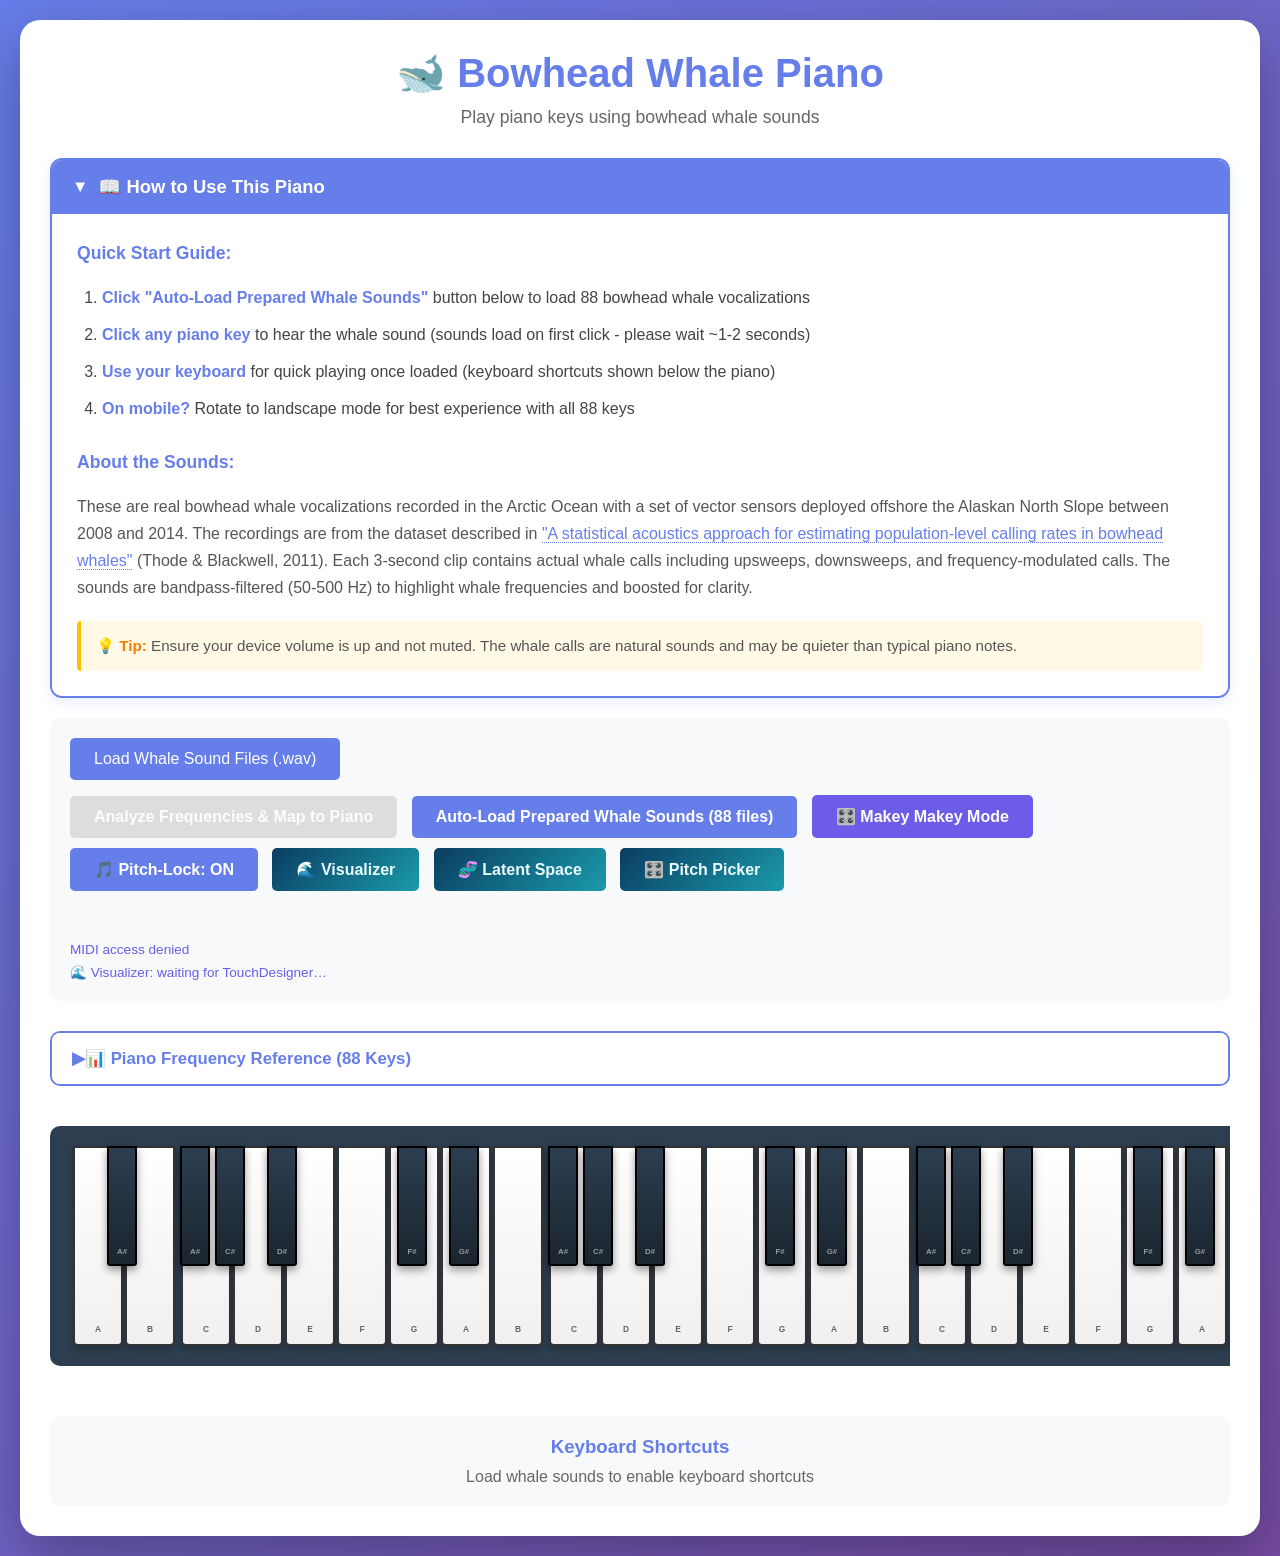
<file: index.html>
<!DOCTYPE html>
<html lang="en">
<head>
    <meta charset="UTF-8">
    <meta name="viewport" content="width=device-width, initial-scale=1.0, maximum-scale=1.0, user-scalable=no">
    <meta name="mobile-web-app-capable" content="yes">
    <meta name="apple-mobile-web-app-capable" content="yes">
    <meta name="apple-mobile-web-app-status-bar-style" content="black-translucent">
    <title>Bowhead Whale Piano</title>
    <link rel="stylesheet" href="styles.css">
</head>
<body>
    <!-- Orientation Prompt for Mobile Portrait Mode -->
    <div class="orientation-prompt">
        <div class="rotate-icon">📱 ↻</div>
        <h2>Please Rotate Your Device</h2>
        <p>For the best experience with all 88 piano keys,<br>please use landscape mode.</p>
    </div>

    <div class="container">
        <header>
            <h1>🐋 Bowhead Whale Piano</h1>
            <p>Play piano keys using bowhead whale sounds</p>
        </header>

        <details class="readme" open>
            <summary>📖 How to Use This Piano</summary>
            <div class="readme-content">
                <h3>Quick Start Guide:</h3>
                <ol>
                    <li><strong>Click "Auto-Load Prepared Whale Sounds"</strong> button below to load 88 bowhead whale vocalizations</li>
                    <li><strong>Click any piano key</strong> to hear the whale sound (sounds load on first click - please wait ~1-2 seconds)</li>
                    <li><strong>Use your keyboard</strong> for quick playing once loaded (keyboard shortcuts shown below the piano)</li>
                    <li><strong>On mobile?</strong> Rotate to landscape mode for best experience with all 88 keys</li>
                </ol>
                
                <h3>About the Sounds:</h3>
                <p>
                    These are real bowhead whale vocalizations recorded in the Arctic Ocean with a set of vector sensors deployed offshore the Alaskan North Slope between 2008 and 2014. 
                    The recordings are from the dataset described in <a href="https://pubs.aip.org/asa/jasa/article/155/3/1969/3270391/A-statistical-acoustics-approach-for-estimating" target="_blank" rel="noopener noreferrer">"A statistical acoustics approach for estimating population-level calling rates in bowhead whales"</a> (Thode & Blackwell, 2011).
                    
                    Each 3-second clip contains actual whale calls including upsweeps, downsweeps, and frequency-modulated calls.
                    The sounds are bandpass-filtered (50-500 Hz) to highlight whale frequencies and boosted for clarity.
                </p>
                
                <p class="tip">
                    💡 <strong>Tip:</strong> Ensure your device volume is up and not muted. The whale calls are natural sounds 
                    and may be quieter than typical piano notes.
                </p>
            </div>
        </details>

        <div class="controls">
            <div class="file-loader">
                <label for="wav-files" class="file-label">
                    Load Whale Sound Files (.wav)
                </label>
                <input type="file" id="wav-files" accept=".wav" multiple>
                <div id="file-count" class="file-count"></div>
            </div>
            
            <button id="analyze-btn" class="btn btn-primary" disabled>
                Analyze Frequencies & Map to Piano
            </button>
            
            <button id="auto-load-btn" class="btn btn-secondary">
                Auto-Load Prepared Whale Sounds (88 files)
            </button>
            
            <button id="test-sound-btn" class="btn btn-test" style="display: none;">
                🔊 Test Sound
            </button>

            <button id="makey-makey-btn" class="btn btn-makey">
                🎛️ Makey Makey Mode
            </button>

            <button id="pitch-lock-btn" class="btn btn-secondary active">
                🎵 Pitch-Lock: ON
            </button>

            <button id="viz-btn" class="btn btn-viz">
                🌊 Visualizer
            </button>

            <a id="latent-link" class="btn btn-viz" href="latent.html"
               style="text-decoration:none; display:inline-block;">
                🧬 Latent Space
            </a>

            <a class="btn btn-viz" href="pitch-picker.html"
               style="text-decoration:none; display:inline-block;">
                🎛️ Pitch Picker
            </a>

            <div id="status" class="status"></div>
            <div id="midi-status" class="midi-status"></div>
            <div id="viz-status" class="midi-status">🌊 Visualizer: waiting for TouchDesigner…</div>
        </div>

        <!-- Optional popup art box: bioluminescent latent-ocean visualizer -->
        <div id="viz-overlay" class="viz-overlay" aria-hidden="true">
            <div class="viz-panel">
                <div class="viz-bar">
                    <span class="viz-title">🌊 Whale Song Visualizer</span>
                    <span class="viz-sub">bioluminescent latent ocean · copepods &amp; krill drift the column · each note lights its embedding node into a jellyfish tendril</span>
                    <span class="viz-spacer"></span>
                    <label class="viz-td"><input type="checkbox" id="td-link-toggle" checked> TouchDesigner link</label>
                    <button id="viz-fullscreen" class="viz-ibtn" title="Fullscreen">⛶</button>
                    <button id="viz-close" class="viz-ibtn" title="Close">✕</button>
                </div>
                <canvas id="viz-canvas" class="viz-canvas"></canvas>
            </div>
        </div>

        <div id="makey-makey-diagram" class="makey-diagram" style="display:none">
            <h3>🎛️ Makey Makey Layout — C Pentatonic (C3–C5)</h3>
            <div class="makey-layout">
                <div class="makey-section">
                    <div class="makey-label">Front Panel</div>
                    <div class="makey-keys">
                        <div class="makey-key"><kbd>↑</kbd><span>G3</span></div>
                        <div class="makey-key"><kbd>←</kbd><span>D3</span></div>
                        <div class="makey-key"><kbd>Space</kbd><span>C3</span></div>
                        <div class="makey-key"><kbd>→</kbd><span>A3</span></div>
                        <div class="makey-key"><kbd>↓</kbd><span>E3</span></div>
                        <div class="makey-key"><kbd>Click</kbd><span>hover a key</span></div>
                    </div>
                </div>
                <div class="makey-section">
                    <div class="makey-label">Back Panel</div>
                    <div class="makey-keys">
                        <div class="makey-key"><kbd>W</kbd><span>C5</span></div>
                        <div class="makey-key"><kbd>A</kbd><span>C4</span></div>
                        <div class="makey-key"><kbd>S</kbd><span>D4</span></div>
                        <div class="makey-key"><kbd>D</kbd><span>E4</span></div>
                        <div class="makey-key"><kbd>F</kbd><span>G4</span></div>
                        <div class="makey-key"><kbd>G</kbd><span>A4</span></div>
                    </div>
                </div>
            </div>
        </div>

        <details class="frequency-reference">
            <summary>📊 Piano Frequency Reference (88 Keys)</summary>
            <div class="frequency-table-container">
                <table class="frequency-table">
                    <thead>
                        <tr>
                            <th>Key#</th>
                            <th>Note</th>
                            <th>Frequency (Hz)</th>
                            <th>Key#</th>
                            <th>Note</th>
                            <th>Frequency (Hz)</th>
                        </tr>
                    </thead>
                    <tbody id="frequency-reference-table">
                        <!-- Populated by JavaScript -->
                    </tbody>
                </table>
            </div>
        </details>

        <div id="frequency-mapping" class="frequency-mapping"></div>

        <div class="piano-container">
            <div id="piano" class="piano"></div>
        </div>

        <div class="keyboard-hints">
            <h3>Keyboard Shortcuts</h3>
            <p>Load whale sounds to enable keyboard shortcuts</p>
        </div>
    </div>

    <script src="app.js"></script>
</body>
</html>
</file>
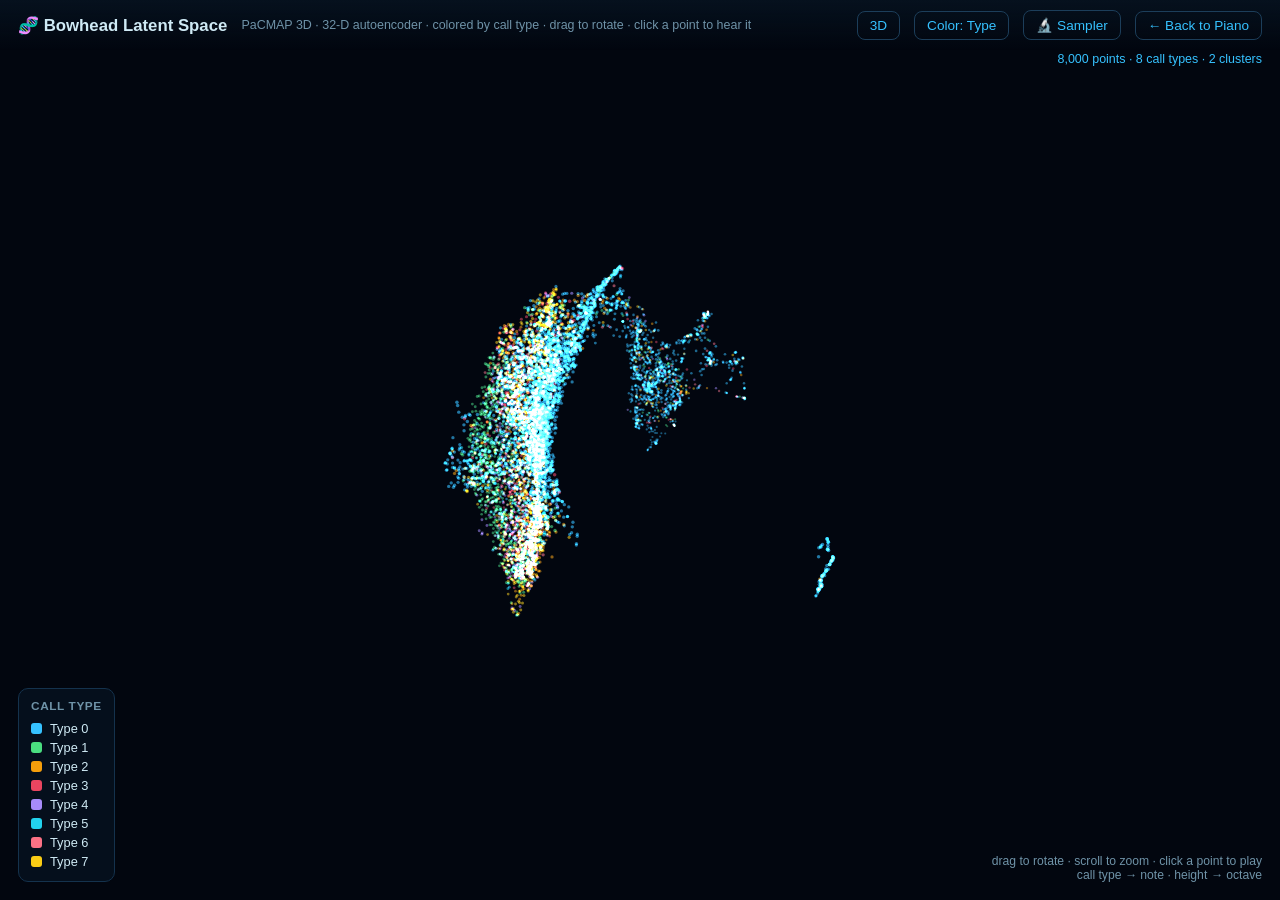
<file: latent.html>
<!DOCTYPE html>
<html lang="en">
<head>
  <meta charset="UTF-8"/>
  <meta name="viewport" content="width=device-width, initial-scale=1.0"/>
  <title>Bowhead Latent Space — PaCMAP</title>
  <style>
    *, *::before, *::after { box-sizing: border-box; margin: 0; padding: 0; }
    body { font-family: -apple-system, BlinkMacSystemFont, "Segoe UI", Roboto, sans-serif;
           background: #02060f; color: #cfeaf5; height: 100vh; overflow: hidden; }
    header { position: fixed; top: 0; left: 0; right: 0; z-index: 5;
             display: flex; align-items: center; gap: 14px; padding: 10px 18px;
             background: linear-gradient(180deg, rgba(6,18,31,0.95), rgba(6,18,31,0.0)); }
    header h1 { font-size: 1.05rem; font-weight: 700; }
    header .sub { font-size: 0.78rem; color: #6f93a8; }
    header .spacer { flex: 1; }
    a.back, .ctl { color: #36c2ff; text-decoration: none; font-size: 0.85rem;
             border: 1px solid #1c3e5a; border-radius: 8px; padding: 6px 12px;
             background: transparent; cursor: pointer; font-family: inherit; }
    a.back:hover, .ctl:hover { background: #0e2336; }
    .ctl.active { background: #0f3460; color: #eafcff; border-color: #36c2ff; }
    #c { display: block; width: 100vw; height: 100vh; cursor: grab; }
    #c:active { cursor: grabbing; }
    #legend { position: fixed; left: 18px; bottom: 18px; z-index: 5;
              background: rgba(6,18,31,0.85); border: 1px solid #14324d; border-radius: 10px;
              padding: 10px 12px; font-size: 0.8rem; max-width: 200px; }
    #legend h3 { font-size: 0.74rem; color: #6f93a8; text-transform: uppercase;
                 letter-spacing: 0.05em; margin-bottom: 6px; font-weight: 700; }
    .lg { display: flex; align-items: center; gap: 8px; padding: 2px 0; cursor: pointer; opacity: 1; }
    .lg.off { opacity: 0.3; }
    .lg .sw { width: 11px; height: 11px; border-radius: 3px; flex-shrink: 0; }
    #tip { position: fixed; z-index: 6; pointer-events: none; display: none;
           background: rgba(2,6,15,0.95); border: 1px solid #1c3e5a; border-radius: 7px;
           padding: 5px 9px; font-size: 0.78rem; color: #eafcff; white-space: nowrap; }
    #hint { position: fixed; right: 18px; bottom: 18px; z-index: 5; font-size: 0.76rem;
            color: #6f93a8; text-align: right; }
    #status { position: fixed; right: 18px; top: 52px; z-index: 5; font-size: 0.78rem; color: #36c2ff; }

    #sampler-panel {
      position: fixed; top: 64px; right: 16px; z-index: 7; width: 340px; max-width: 86vw;
      background: rgba(6,18,31,0.96); border: 1px solid #1c3e5a; border-radius: 12px;
      padding: 12px 14px; display: none; box-shadow: 0 16px 50px rgba(0,0,0,0.5);
    }
    #sampler-panel.open { display: block; }
    .sp-head { display: flex; align-items: center; gap: 10px; }
    .sp-type { font-weight: 700; font-size: 0.95rem; color: #eafcff; flex: 1; }
    .viz-ibtn { background: #0e2336; color: #cfeaf5; border: 1px solid #1c3e5a; border-radius: 8px;
                width: 30px; height: 28px; cursor: pointer; }
    .viz-ibtn:hover { background: #154062; }
    .sp-imgs { display: flex; gap: 10px; margin: 10px 0; }
    .sp-imgs figure { flex: 1; }
    .sp-imgs img { width: 100%; border-radius: 6px; display: block; background: #02060f; image-rendering: pixelated; }
    .sp-imgs figcaption { font-size: 0.68rem; color: #6f93a8; margin-top: 4px; text-align: center; }
    .sp-desc { font-size: 0.82rem; color: #cfeaf5; margin-top: 6px; }
    .sp-src { font-size: 0.7rem; color: #5b7e92; margin-top: 6px; }
    .sp-cite { font-size: 0.68rem; color: #5b7e92; margin-top: 8px; font-style: italic; border-top: 1px solid #14324d; padding-top: 6px; }
  </style>
</head>
<body>
  <header>
    <h1>🧬 Bowhead Latent Space</h1>
    <span class="sub">PaCMAP 3D · 32-D autoencoder · colored by call type · drag to rotate · click a point to hear it</span>
    <span class="spacer"></span>
    <button id="dim-toggle" class="ctl" title="Toggle 2D / 3D">3D</button>
    <button id="color-toggle" class="ctl" title="Color by call type or cluster">Color: Type</button>
    <button id="sampler-toggle" class="ctl" title="Spectrogram sampler: click a point to inspect it">🔬 Sampler</button>
    <a class="back" href="index.html">← Back to Piano</a>
  </header>

  <!-- Spectrogram sampler inspection panel -->
  <div id="sampler-panel">
    <div class="sp-head">
      <span id="sp-type" class="sp-type">—</span>
      <button id="sp-close" class="viz-ibtn" title="Close">✕</button>
    </div>
    <div class="sp-imgs">
      <figure><img id="sp-input" alt="input spectrogram"><figcaption>Input spectrogram (SNR)</figcaption></figure>
      <figure><img id="sp-output" alt="reconstruction"><figcaption>Autoencoder reconstruction (example)</figcaption></figure>
    </div>
    <p id="sp-desc" class="sp-desc"></p>
    <p id="sp-src" class="sp-src"></p>
    <p id="sp-cite" class="sp-cite"></p>
  </div>

  <canvas id="c"></canvas>
  <div id="legend"><h3>Call type</h3></div>
  <div id="tip"></div>
  <div id="status"></div>
  <div id="hint">drag to rotate · scroll to zoom · click a point to play<br>call type → note · height → octave</div>

  <script src="latent.js"></script>
</body>
</html>
</file>
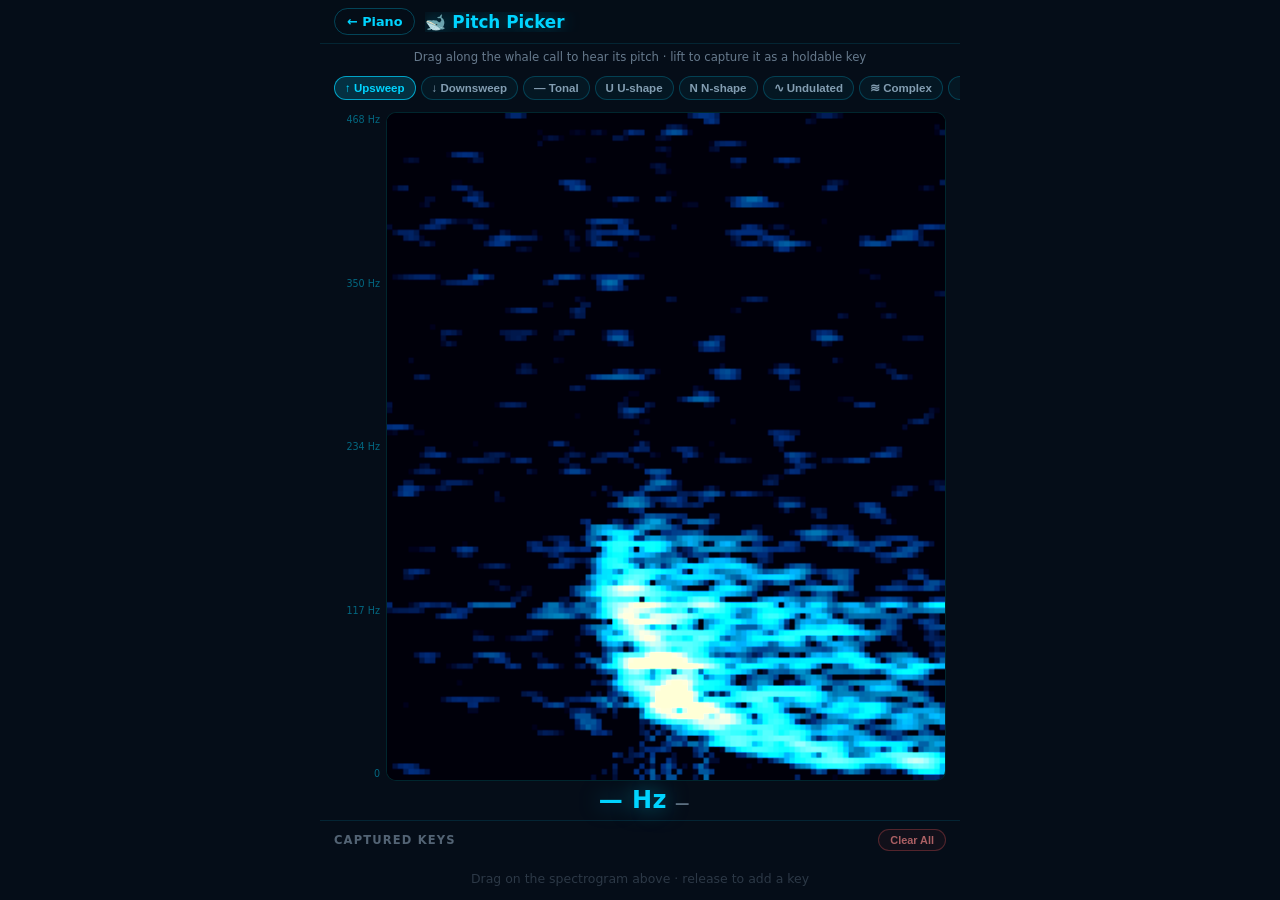
<file: pitch-picker.html>
<!DOCTYPE html>
<html lang="en">
<head>
  <meta charset="UTF-8">
  <meta name="viewport" content="width=device-width, initial-scale=1.0, maximum-scale=1.0, user-scalable=no">
  <meta name="mobile-web-app-capable" content="yes">
  <meta name="apple-mobile-web-app-capable" content="yes">
  <meta name="apple-mobile-web-app-status-bar-style" content="black-translucent">
  <meta name="theme-color" content="#050d18">
  <title>🐋 Whale Pitch Picker</title>
  <style>
    *, *::before, *::after { box-sizing: border-box; margin: 0; padding: 0; }

    html { height: 100%; }

    body {
      font-family: 'Segoe UI', system-ui, -apple-system, BlinkMacSystemFont, sans-serif;
      background: #050d18;
      color: #c8e6ff;
      height: 100%;
      overscroll-behavior: none;
      -webkit-tap-highlight-color: transparent;
      -webkit-text-size-adjust: 100%;
      touch-action: pan-y;
    }

    /* ── App shell ─────────────────────────────────────────────────────────── */

    .app {
      display: flex;
      flex-direction: column;
      /* Use dvh with vh fallback for maximum iOS / Android compat */
      height: 100dvh;
      height: 100vh;
      max-width: 640px;
      margin: 0 auto;
      /* Honour iPhone notch / home-indicator */
      padding-top: env(safe-area-inset-top, 0px);
      padding-bottom: env(safe-area-inset-bottom, 0px);
      padding-left: env(safe-area-inset-left, 0px);
      padding-right: env(safe-area-inset-right, 0px);
    }

    /* ── Header ────────────────────────────────────────────────────────────── */

    .app-header {
      display: flex;
      align-items: center;
      gap: 10px;
      padding: 8px 14px;
      flex-shrink: 0;
      border-bottom: 1px solid rgba(0,212,255,0.12);
      background: rgba(5,13,24,0.95);
    }

    .back-btn {
      color: #00d4ff;
      text-decoration: none;
      font-size: 0.8em;
      font-weight: 600;
      padding: 5px 12px;
      border: 1px solid rgba(0,212,255,0.28);
      border-radius: 20px;
      white-space: nowrap;
      transition: background 0.15s;
      flex-shrink: 0;
    }
    .back-btn:active { background: rgba(0,212,255,0.18); }

    .app-title {
      flex: 1;
      font-size: 1.05em;
      font-weight: 700;
      color: #00d4ff;
      text-shadow: 0 0 18px rgba(0,212,255,0.45);
      white-space: nowrap;
      overflow: hidden;
      text-overflow: ellipsis;
    }

    /* ── Instructions ──────────────────────────────────────────────────────── */

    .instructions {
      text-align: center;
      font-size: 0.73em;
      color: rgba(200,230,255,0.5);
      padding: 5px 14px;
      flex-shrink: 0;
      line-height: 1.4;
    }

    /* ── Call-type selector ────────────────────────────────────────────────── */

    .call-selector {
      display: flex;
      gap: 5px;
      padding: 6px 14px;
      overflow-x: auto;
      flex-shrink: 0;
      scrollbar-width: none;
      -webkit-overflow-scrolling: touch;
    }
    .call-selector::-webkit-scrollbar { display: none; }

    .call-btn {
      flex-shrink: 0;
      padding: 4px 10px;
      border: 1px solid rgba(0,212,255,0.22);
      border-radius: 18px;
      background: rgba(0,212,255,0.05);
      color: rgba(200,230,255,0.65);
      font-size: 0.72em;
      font-weight: 600;
      cursor: pointer;
      white-space: nowrap;
      transition: all 0.15s;
      -webkit-tap-highlight-color: transparent;
      touch-action: manipulation;
    }
    .call-btn.active {
      background: rgba(0,212,255,0.18);
      border-color: rgba(0,212,255,0.7);
      color: #00d4ff;
    }
    .call-btn:active { opacity: 0.75; }

    /* ── Spectrogram section ───────────────────────────────────────────────── */

    .spec-section {
      flex: 1 1 0;
      display: flex;
      flex-direction: column;
      gap: 5px;
      padding: 6px 14px;
      min-height: 0;
    }

    .spec-row {
      display: flex;
      gap: 6px;
      flex: 1 1 0;
      min-height: 0;
    }

    /* Frequency ruler on the left */
    .freq-ruler {
      width: 46px;
      flex-shrink: 0;
      display: flex;
      flex-direction: column;
      justify-content: space-between;
      font-size: 0.6em;
      color: rgba(0,212,255,0.45);
      padding: 2px 0;
      text-align: right;
      pointer-events: none;
      user-select: none;
    }

    /* The spectrogram image + canvas overlay container */
    .spec-wrap {
      flex: 1 1 0;
      position: relative;
      border-radius: 10px;
      overflow: hidden;
      background: #000;
      border: 1px solid rgba(0,212,255,0.18);
      min-height: 0;
      /* cursor is set on canvas */
    }

    #spec-img {
      display: block;
      width: 100%;
      height: 100%;
      object-fit: fill; /* stretch to fill — we own the freq axis */
      pointer-events: none;
      user-select: none;
      -webkit-user-select: none;
      -webkit-user-drag: none;
      filter: brightness(1.2) contrast(1.1) saturate(1.4);
    }

    /* Canvas overlay sits exactly on top of the image */
    #spec-canvas {
      position: absolute;
      inset: 0;
      width: 100%;
      height: 100%;
      cursor: crosshair;
      /* Prevent ALL default touch behaviour on canvas so we own every gesture */
      touch-action: none;
    }

    /* ── Frequency display ─────────────────────────────────────────────────── */

    .freq-display-row {
      display: flex;
      justify-content: center;
      align-items: baseline;
      gap: 8px;
      flex-shrink: 0;
      min-height: 28px;
    }

    #freq-display {
      font-size: 1.5em;
      font-weight: 700;
      font-variant-numeric: tabular-nums;
      color: #00d4ff;
      text-shadow: 0 0 22px rgba(0,212,255,0.55);
      min-width: 100px;
      text-align: right;
      letter-spacing: 0.02em;
      transition: color 0.1s;
    }

    #note-display {
      font-size: 0.9em;
      font-weight: 600;
      color: rgba(200,230,255,0.45);
      min-width: 38px;
    }

    /* ── Keyboard section ──────────────────────────────────────────────────── */

    .keyboard-section {
      flex-shrink: 0;
      display: flex;
      flex-direction: column;
      gap: 6px;
      padding: 8px 14px;
      padding-bottom: max(8px, env(safe-area-inset-bottom, 8px));
      border-top: 1px solid rgba(0,212,255,0.12);
      /* Allow scroll if many keys */
      max-height: 44vh;
      overflow-y: auto;
      -webkit-overflow-scrolling: touch;
    }

    .keys-header {
      display: flex;
      justify-content: space-between;
      align-items: center;
      flex-shrink: 0;
    }

    .keys-title {
      font-size: 0.72em;
      font-weight: 700;
      color: rgba(200,230,255,0.4);
      text-transform: uppercase;
      letter-spacing: 0.1em;
    }

    #clear-btn {
      font-size: 0.68em;
      font-weight: 600;
      padding: 4px 11px;
      border: 1px solid rgba(255,90,90,0.28);
      border-radius: 12px;
      background: rgba(255,90,90,0.05);
      color: rgba(255,140,140,0.65);
      cursor: pointer;
      -webkit-tap-highlight-color: transparent;
      touch-action: manipulation;
      transition: background 0.15s;
    }
    #clear-btn:active { background: rgba(255,90,90,0.2); }

    .key-grid {
      display: flex;
      flex-wrap: wrap;
      gap: 7px;
    }

    .key-empty {
      width: 100%;
      text-align: center;
      color: rgba(200,230,255,0.2);
      font-size: 0.78em;
      padding: 14px 0 6px;
    }

    /* Piano-style hold keys */
    .key-btn {
      position: relative;
      /* 4 per row with gaps on default viewport, 5+ on wider */
      width: calc((100% - 7px * 3) / 4);
      min-width: 56px;
      aspect-ratio: 3 / 4;
      display: flex;
      flex-direction: column;
      justify-content: center;
      align-items: center;
      gap: 2px;
      border: 1.5px solid var(--k-border, rgba(100,200,255,0.25));
      border-radius: 9px;
      background: linear-gradient(155deg, var(--k-dark, #0a1628), var(--k-mid, #0f2040));
      cursor: pointer;
      /* Pointer Events for mouse + touch */
      touch-action: none;
      user-select: none;
      -webkit-user-select: none;
      -webkit-tap-highlight-color: transparent;
      transition: transform 0.06s, box-shadow 0.08s, filter 0.08s;
      will-change: transform, filter;
    }

    .key-btn .key-freq {
      font-size: clamp(0.75em, 2.5vw, 1em);
      font-weight: 800;
      font-variant-numeric: tabular-nums;
      color: rgba(255,255,255,0.92);
      line-height: 1;
    }
    .key-btn .key-hz {
      font-size: 0.58em;
      color: rgba(255,255,255,0.38);
      line-height: 1;
      margin-top: 1px;
    }
    .key-btn .key-note {
      font-size: 0.65em;
      color: rgba(255,255,255,0.5);
      line-height: 1;
    }

    /* Delete ×  button */
    .key-btn .key-del {
      position: absolute;
      top: 3px;
      right: 3px;
      width: 18px;
      height: 18px;
      border-radius: 50%;
      background: rgba(255,70,70,0.12);
      color: rgba(255,140,140,0.6);
      font-size: 11px;
      font-weight: 700;
      display: flex;
      align-items: center;
      justify-content: center;
      line-height: 1;
      pointer-events: none; /* clicks handled via data-del bubbling */
    }

    /* Pressed state */
    .key-btn.pressed {
      transform: scale(0.92);
      box-shadow:
        0 0 16px var(--k-glow, rgba(0,212,255,0.5)),
        0 0 38px var(--k-glow-wide, rgba(0,212,255,0.2)),
        inset 0 0 12px rgba(255,255,255,0.08);
      filter: brightness(1.55) saturate(1.3);
    }

    @keyframes capture-flash {
      0%   { transform: scale(1.12); filter: brightness(2.2) saturate(1.5); }
      100% { transform: scale(1);    filter: brightness(1);  }
    }
    .key-btn.flash { animation: capture-flash 0.35s ease-out forwards; }

    @media (min-width: 420px) {
      .key-btn { width: calc((100% - 7px * 4) / 5); }
    }

    /* Landscape phone: side-by-side layout */
    @media (orientation: landscape) and (max-height: 500px) {
      .app { flex-direction: row; flex-wrap: wrap; max-width: 100%; }
      .app-header   { width: 100%; }
      .instructions { width: 100%; padding: 2px 14px; }
      .call-selector { width: 100%; }
      .spec-section {
        flex: 1 1 0;
        padding-right: 0;
        border-right: 1px solid rgba(0,212,255,0.1);
      }
      .keyboard-section {
        width: 42%;
        max-height: none;
        border-top: none;
        overflow-y: auto;
        padding-left: 10px;
      }
    }

    /* ── Ripple on capture ─────────────────────────────────────────────────── */
    .capture-ripple {
      position: absolute;
      pointer-events: none;
      border-radius: 50%;
      background: transparent;
      border: 2px solid rgba(0,212,255,0.8);
      animation: ripple-out 0.5s ease-out forwards;
    }
    @keyframes ripple-out {
      from { transform: scale(0.2); opacity: 1;  }
      to   { transform: scale(3.5); opacity: 0; }
    }
  </style>
</head>
<body>
<div class="app">

  <!-- ── Header ──────────────────────────────────────────────────────────── -->
  <header class="app-header">
    <a href="index.html" class="back-btn">← Piano</a>
    <h1 class="app-title">🐋 Pitch Picker</h1>
  </header>

  <!-- ── Instructions ────────────────────────────────────────────────────── -->
  <p class="instructions">
    Drag along the whale call to hear its pitch&nbsp;·&nbsp;lift to capture it as a holdable key
  </p>

  <!-- ── Call type selector ──────────────────────────────────────────────── -->
  <div class="call-selector" id="call-selector"></div>

  <!-- ── Spectrogram + ruler ─────────────────────────────────────────────── -->
  <section class="spec-section" aria-label="Spectrogram pitch picker">
    <div class="spec-row">

      <!-- Left frequency ruler -->
      <div class="freq-ruler" id="freq-ruler" aria-hidden="true">
        <!-- ticks rendered by JS to match actual SPEC_FREQ_MAX -->
      </div>

      <!-- Spectrogram + overlay canvas -->
      <div class="spec-wrap" id="spec-wrap">
        <img
          id="spec-img"
          src="spectrogram_samples/input_Type0.png"
          alt="Bowhead whale call spectrogram – Type 0: Simple FM Upsweep"
          draggable="false"
        >
        <canvas id="spec-canvas" role="application" aria-label="Touch or drag to pick a frequency"></canvas>
      </div>
    </div>

    <!-- Live frequency readout -->
    <div class="freq-display-row">
      <div id="freq-display" aria-live="polite" aria-atomic="true">— Hz</div>
      <div id="note-display">—</div>
    </div>
  </section>

  <!-- ── Captured keyboard ───────────────────────────────────────────────── -->
  <section class="keyboard-section" aria-label="Captured pitch keys">
    <div class="keys-header">
      <span class="keys-title">Captured Keys</span>
      <button id="clear-btn" aria-label="Clear all captured keys">Clear All</button>
    </div>
    <div id="key-grid" class="key-grid">
      <div class="key-empty">Drag on the spectrogram above&nbsp;·&nbsp;release to add a key</div>
    </div>
  </section>

</div><!-- /.app -->

<script>
'use strict';

/* ── Call-type catalogue ───────────────────────────────────────────────────── */

const CALL_TYPES = [
  { id: 0, label: 'Upsweep',    sym: '↑' },
  { id: 1, label: 'Downsweep',  sym: '↓' },
  { id: 2, label: 'Tonal',      sym: '—' },
  { id: 3, label: 'U-shape',    sym: 'U' },
  { id: 4, label: 'N-shape',    sym: 'N' },
  { id: 5, label: 'Undulated',  sym: '∿' },
  { id: 6, label: 'Complex',    sym: '≋' },
  { id: 7, label: 'Song',       sym: '♩' },
];

/* ── Spectrogram frequency axis ────────────────────────────────────────────── *
 *  Derived from the source .mat file parameters:                                *
 *  FS_NATIVE = 937.5 Hz, N_FFT = 240  →  max freq = 937.5 / 2 = 468.75 Hz    *
 *  The spectrogram images show 0 Hz at the bottom, ~468 Hz at the top.         */
const SPEC_FREQ_MIN =   0;    // Hz – bottom edge of every spectrogram image
const SPEC_FREQ_MAX = 468;    // Hz – top edge

/* ── Note-name helpers ─────────────────────────────────────────────────────── */

const CHROMATIC = ['C','C#','D','D#','E','F','F#','G','G#','A','A#','B'];

function freqToNoteName(freq) {
  if (!Number.isFinite(freq) || freq <= 0) return '—';
  const semitones = Math.round(12 * Math.log2(freq / 440));
  const idx = ((semitones % 12) + 12) % 12;
  // A4 = semitone 0, octave 4.  C4 = semitone -9.
  const octave = Math.floor((semitones + 9) / 12) + 4;
  return `${CHROMATIC[idx]}${octave}`;
}

/* ── Colour helpers ────────────────────────────────────────────────────────── */

function freqToHue(freq) {
  const t = Math.max(0, Math.min(1,
    (freq - SPEC_FREQ_MIN) / (SPEC_FREQ_MAX - SPEC_FREQ_MIN)));
  // cool bioluminescent range: cyan (185°) → blue-violet (290°)
  return 185 + t * 105;
}

/* ── Audio context (created lazily inside a user gesture for iOS compat) ───── */

let audioCtx = null;

function ensureAudio() {
  if (!audioCtx) {
    audioCtx = new (window.AudioContext || window.webkitAudioContext)();

    // iOS silent-buffer unlock: some versions need an actual buffer source
    // to transition the context from 'suspended' to 'running'.
    try {
      const silent = audioCtx.createBuffer(1, 1, audioCtx.sampleRate);
      const src = audioCtx.createBufferSource();
      src.buffer = silent;
      src.connect(audioCtx.destination);
      src.start(0);
    } catch (_) {}
  }
  if (audioCtx.state === 'suspended') {
    audioCtx.resume();
  }
  return audioCtx;
}

/* ── Synthesiser ───────────────────────────────────────────────────────────── *
 *  Whale-like sustain tone:                                                     *
 *  • Sine fundamental                                                           *
 *  • Very quiet 2nd + 3rd harmonic for warmth                                  *
 *  • Slow LFO vibrato (0.9 Hz, ±0.4 %)                                         *
 *  • 30 ms attack / configurable release                                        */

function createVoice(freq, vol) {
  const ctx = ensureAudio();
  const t0  = ctx.currentTime;

  /* Envelope */
  const env = ctx.createGain();
  env.gain.setValueAtTime(0, t0);
  env.gain.linearRampToValueAtTime(vol, t0 + 0.032);
  env.connect(ctx.destination);

  /* Warm low-pass */
  const filt = ctx.createBiquadFilter();
  filt.type = 'lowpass';
  filt.frequency.value = Math.min(freq * 5, 2400);
  filt.Q.value = 0.75;
  filt.connect(env);

  /* Fundamental */
  const osc1 = ctx.createOscillator();
  osc1.type = 'sine';
  osc1.frequency.value = freq;
  osc1.connect(filt);

  /* 2nd harmonic – barely audible, adds body */
  const osc2 = ctx.createOscillator();
  osc2.type = 'sine';
  osc2.frequency.value = freq * 2;
  const g2 = ctx.createGain();
  g2.gain.value = 0.06;
  osc2.connect(g2);
  g2.connect(filt);

  /* 3rd harmonic – whisper level */
  const osc3 = ctx.createOscillator();
  osc3.type = 'sine';
  osc3.frequency.value = freq * 3;
  const g3 = ctx.createGain();
  g3.gain.value = 0.02;
  osc3.connect(g3);
  g3.connect(filt);

  /* Vibrato LFO */
  const lfo  = ctx.createOscillator();
  lfo.type   = 'sine';
  lfo.frequency.value = 0.9;
  const lfoG = ctx.createGain();
  lfoG.gain.value = freq * 0.004;
  lfo.connect(lfoG);
  lfoG.connect(osc1.frequency);

  osc1.start(t0);
  osc2.start(t0);
  osc3.start(t0);
  lfo.start(t0);

  let _stopped = false;

  function _doStop(releaseMs) {
    if (_stopped) return;
    _stopped = true;
    const t = ctx.currentTime;
    const r = releaseMs / 1000;
    env.gain.cancelScheduledValues(t);
    env.gain.setValueAtTime(env.gain.value, t);
    env.gain.linearRampToValueAtTime(0, t + r);
    setTimeout(() => {
      try { osc1.stop(); osc2.stop(); osc3.stop(); lfo.stop(); } catch (_) {}
      try { env.disconnect(); } catch (_) {}
    }, releaseMs + 60);
  }

  return {
    /* Smoothly retune while dragging */
    setFreq(f) {
      if (_stopped) return;
      const t = ctx.currentTime;
      osc1.frequency.setTargetAtTime(f,     t, 0.022);
      osc2.frequency.setTargetAtTime(f * 2, t, 0.022);
      osc3.frequency.setTargetAtTime(f * 3, t, 0.022);
      filt.frequency.setTargetAtTime(Math.min(f * 5, 2400), t, 0.022);
      lfoG.gain.setTargetAtTime(f * 0.004, t, 0.022);
    },
    stop(quick)  { _doStop(quick ? 45 : 175); },
    isStopped()  { return _stopped; },
  };
}

/* ── State ─────────────────────────────────────────────────────────────────── */

let currentCallType = 0;
let currentFreq     = null;
let isExploring     = false;
let exploreVoice    = null;

let capturedKeys    = [];          // [{ id, freq, noteName }]
let activeKeyVoices = new Map();   // id → voice
// For multi-touch key pressing we track which touch drives which key:
let touchToKey      = new Map();   // touch.identifier → key-id
let mouseKeyId      = null;        // key-id held by mouse

/* ── DOM refs ──────────────────────────────────────────────────────────────── */

const specWrap   = document.getElementById('spec-wrap');
const specImg    = document.getElementById('spec-img');
const specCanvas = document.getElementById('spec-canvas');
const freqDisp   = document.getElementById('freq-display');
const noteDisp   = document.getElementById('note-display');
const keyGrid    = document.getElementById('key-grid');
const clearBtn   = document.getElementById('clear-btn');

/* ── Canvas helpers ────────────────────────────────────────────────────────── */

let sCtx = null;   // 2-D context, scaled for devicePixelRatio
let sDpr = 1;

function resizeCanvas() {
  sDpr = Math.min(window.devicePixelRatio || 1, 3);
  const rect = specWrap.getBoundingClientRect();
  const w = Math.max(1, Math.floor(rect.width));
  const h = Math.max(1, Math.floor(rect.height));
  specCanvas.width  = w * sDpr;
  specCanvas.height = h * sDpr;
  specCanvas.style.width  = w + 'px';
  specCanvas.style.height = h + 'px';
  sCtx = specCanvas.getContext('2d');
  sCtx.scale(sDpr, sDpr);
  renderRuler(h);
}

/* Frequency-axis ruler ticks */
function renderRuler(canvasH) {
  const ruler = document.getElementById('freq-ruler');
  ruler.innerHTML = '';
  const ticks = [SPEC_FREQ_MAX, 350, 234, 117, SPEC_FREQ_MIN];
  ticks.forEach(hz => {
    const span = document.createElement('span');
    span.textContent = hz === 0 ? '0' : hz + ' Hz';
    ruler.appendChild(span);
  });
}

/* Coordinate helpers */
function clientToCanvas(clientX, clientY) {
  const rect = specWrap.getBoundingClientRect();
  return {
    x: Math.max(0, Math.min(rect.width,  clientX - rect.left)),
    y: Math.max(0, Math.min(rect.height, clientY - rect.top)),
  };
}

function yToFreq(y) {
  const h = specWrap.clientHeight;
  const t = 1 - (y / h);   // 0 = bottom (low freq), 1 = top (high freq)
  return SPEC_FREQ_MIN + t * (SPEC_FREQ_MAX - SPEC_FREQ_MIN);
}

/* Draw the frequency-cursor line + dot */
function drawCursor(x, y, freq) {
  if (!sCtx) return;
  const W = specWrap.clientWidth;
  const H = specWrap.clientHeight;
  const hue = freqToHue(freq);

  sCtx.clearRect(0, 0, W, H);

  /* Horizontal scan-line */
  sCtx.save();
  sCtx.strokeStyle = `hsla(${hue},100%,68%,0.55)`;
  sCtx.lineWidth   = 1;
  sCtx.setLineDash([5, 5]);
  sCtx.beginPath();
  sCtx.moveTo(0, y);
  sCtx.lineTo(W, y);
  sCtx.stroke();
  sCtx.restore();

  /* Touch dot */
  const dotX = Math.max(12, Math.min(W - 12, x));
  sCtx.save();
  sCtx.shadowBlur  = 18;
  sCtx.shadowColor = `hsl(${hue},100%,65%)`;
  sCtx.fillStyle   = `hsla(${hue},100%,78%,0.92)`;
  sCtx.beginPath();
  sCtx.arc(dotX, y, 9, 0, Math.PI * 2);
  sCtx.fill();
  sCtx.restore();

  /* Frequency label */
  const label = Math.round(freq) + ' Hz';
  sCtx.font = 'bold 12px system-ui, sans-serif';
  const lw   = sCtx.measureText(label).width;
  const lx   = x > W * 0.62 ? x - lw - 14 : x + 18;
  const ly   = y < 20 ? y + 20 : y > H - 18 ? y - 8 : y - 6;

  /* Pill background */
  sCtx.save();
  sCtx.fillStyle = 'rgba(2,8,18,0.72)';
  _roundRect(sCtx, lx - 5, ly - 13, lw + 10, 18, 4);
  sCtx.fill();
  sCtx.restore();

  sCtx.fillStyle = `hsla(${hue},100%,88%,0.96)`;
  sCtx.fillText(label, lx, ly);
}

/* Rounded rect helper – works on every browser without roundRect() */
function _roundRect(ctx, x, y, w, h, r) {
  ctx.beginPath();
  ctx.moveTo(x + r, y);
  ctx.lineTo(x + w - r, y);
  ctx.quadraticCurveTo(x + w, y, x + w, y + r);
  ctx.lineTo(x + w, y + h - r);
  ctx.quadraticCurveTo(x + w, y + h, x + w - r, y + h);
  ctx.lineTo(x + r, y + h);
  ctx.quadraticCurveTo(x, y + h, x, y + h - r);
  ctx.lineTo(x, y + r);
  ctx.quadraticCurveTo(x, y, x + r, y);
  ctx.closePath();
}

function clearCursor() {
  if (!sCtx) return;
  sCtx.clearRect(0, 0, specWrap.clientWidth, specWrap.clientHeight);
}

/* Ripple animation on capture */
function spawnRipple(x, y) {
  const r = document.createElement('div');
  r.className = 'capture-ripple';
  const size = 32;
  r.style.left   = (x - size / 2) + 'px';
  r.style.top    = (y - size / 2) + 'px';
  r.style.width  = size + 'px';
  r.style.height = size + 'px';
  specWrap.appendChild(r);
  r.addEventListener('animationend', () => r.remove(), { once: true });
}

/* ── Explore (drag-on-spectrogram) interaction ─────────────────────────────── */

function startExplore(x, y) {
  ensureAudio();
  isExploring = true;
  const freq = yToFreq(y);
  currentFreq = freq;
  updateDisplay(freq);
  drawCursor(x, y, freq);
  if (exploreVoice) { exploreVoice.stop(true); }
  exploreVoice = createVoice(freq, 0.48);
  _lastCanvasPos = { x, y };
}

function moveExplore(x, y) {
  if (!isExploring) return;
  const freq = yToFreq(y);
  currentFreq = freq;
  updateDisplay(freq);
  drawCursor(x, y, freq);
  if (exploreVoice) exploreVoice.setFreq(freq);
  _lastCanvasPos = { x, y };
}

let _lastCanvasPos = { x: 0, y: 0 };

function endExplore() {
  if (!isExploring) return;
  isExploring = false;

  if (exploreVoice) { exploreVoice.stop(); exploreVoice = null; }
  clearCursor();
  updateDisplay(null);

  if (currentFreq !== null && currentFreq > 5) {
    captureKey(currentFreq, _lastCanvasPos.x, _lastCanvasPos.y);
  }
  currentFreq = null;
}

function cancelExplore() {
  isExploring = false;
  if (exploreVoice) { exploreVoice.stop(true); exploreVoice = null; }
  clearCursor();
  updateDisplay(null);
  currentFreq = null;
}

function updateDisplay(freq) {
  if (freq === null) {
    freqDisp.textContent = '— Hz';
    noteDisp.textContent = '—';
  } else {
    freqDisp.textContent = Math.round(freq) + ' Hz';
    noteDisp.textContent = '~' + freqToNoteName(freq);
  }
}

/* ── Spectrogram touch events ──────────────────────────────────────────────── */
/* passive:false lets us prevent default scroll/zoom on the canvas             */

specCanvas.addEventListener('touchstart', e => {
  e.preventDefault();
  const t = e.changedTouches[0];
  const { x, y } = clientToCanvas(t.clientX, t.clientY);
  startExplore(x, y);
}, { passive: false });

specCanvas.addEventListener('touchmove', e => {
  e.preventDefault();
  const t = e.changedTouches[0];
  const { x, y } = clientToCanvas(t.clientX, t.clientY);
  moveExplore(x, y);
}, { passive: false });

specCanvas.addEventListener('touchend',   e => { e.preventDefault(); endExplore();    }, { passive: false });
specCanvas.addEventListener('touchcancel',e => { e.preventDefault(); cancelExplore(); }, { passive: false });

/* ── Spectrogram mouse events ──────────────────────────────────────────────── */

specCanvas.addEventListener('mousedown', e => {
  e.preventDefault();
  const { x, y } = clientToCanvas(e.clientX, e.clientY);
  startExplore(x, y);
});

specCanvas.addEventListener('mousemove', e => {
  if (!isExploring) return;
  const { x, y } = clientToCanvas(e.clientX, e.clientY);
  moveExplore(x, y);
});

specCanvas.addEventListener('mouseup',    () => endExplore());
specCanvas.addEventListener('mouseleave', () => { if (isExploring) endExplore(); });

/* ── Key capture ───────────────────────────────────────────────────────────── */

let _keyIdCounter = 0;

function captureKey(freq, canvasX, canvasY) {
  const id = 'wk-' + (++_keyIdCounter);
  capturedKeys.push({ id, freq, noteName: freqToNoteName(freq) });
  renderKeys();

  /* Haptic feedback on Android (no-op on iOS/desktop) */
  if (navigator.vibrate) navigator.vibrate(28);

  /* Ripple on the spectrogram at capture point */
  if (canvasX !== undefined) spawnRipple(canvasX, canvasY);

  /* Flash the newly-created key */
  requestAnimationFrame(() => {
    const el = document.getElementById(id);
    if (!el) return;
    el.classList.add('flash');
    el.addEventListener('animationend', () => el.classList.remove('flash'), { once: true });
  });
}

function removeKey(id) {
  const v = activeKeyVoices.get(id);
  if (v) { v.stop(true); activeKeyVoices.delete(id); }
  capturedKeys = capturedKeys.filter(k => k.id !== id);
  renderKeys();
}

/* ── Keys render ───────────────────────────────────────────────────────────── */

function renderKeys() {
  if (capturedKeys.length === 0) {
    keyGrid.innerHTML = '<div class="key-empty">Drag on the spectrogram above&nbsp;·&nbsp;release to add a key</div>';
    return;
  }
  keyGrid.innerHTML = '';
  for (const k of capturedKeys) {
    const hue = freqToHue(k.freq);
    const el  = document.createElement('div');
    el.id          = k.id;
    el.className   = 'key-btn';
    el.dataset.id  = k.id;
    el.setAttribute('role', 'button');
    el.setAttribute('aria-label', `${Math.round(k.freq)} Hz, approximately ${k.noteName}. Hold to play.`);
    el.style.cssText = [
      `--k-dark:${`hsl(${hue},55%,8%)`}`,
      `--k-mid:${`hsl(${hue},50%,14%)`}`,
      `--k-border:${`hsla(${hue},80%,60%,0.28)`}`,
      `--k-glow:${`hsla(${hue},100%,65%,0.55)`}`,
      `--k-glow-wide:${`hsla(${hue},90%,55%,0.22)`}`,
    ].join(';');
    el.innerHTML =
      `<div class="key-freq">${Math.round(k.freq)}</div>` +
      `<div class="key-hz">Hz</div>` +
      `<div class="key-note">~${k.noteName}</div>` +
      `<div class="key-del" data-del="${k.id}" aria-hidden="true">×</div>`;
    keyGrid.appendChild(el);
  }
}

/* ── Key note on/off ───────────────────────────────────────────────────────── */

function startKeyNote(id) {
  if (activeKeyVoices.has(id)) return;
  const k = capturedKeys.find(c => c.id === id);
  if (!k) return;
  const v = createVoice(k.freq, 0.58);
  activeKeyVoices.set(id, v);
  const el = document.getElementById(id);
  if (el) el.classList.add('pressed');
}

function stopKeyNote(id) {
  const v = activeKeyVoices.get(id);
  if (v) { v.stop(); activeKeyVoices.delete(id); }
  const el = document.getElementById(id);
  if (el) el.classList.remove('pressed');
}

/* ── Key interaction: Pointer Events (mouse + touch, unified) ──────────────── *
 *  setPointerCapture ensures pointerup fires even if finger slides off the      *
 *  key element — essential for reliable note release on mobile.                 */

keyGrid.addEventListener('pointerdown', e => {
  /* Delete button: handled by click below, skip here */
  if (e.target.closest('[data-del]')) return;

  const keyEl = e.target.closest('.key-btn');
  if (!keyEl || !keyEl.dataset.id) return;

  /* Prevent ghost mouse events after touch on iOS */
  e.preventDefault();

  const id = keyEl.dataset.id;

  /* Capture so pointerup always fires on this element */
  try { keyEl.setPointerCapture(e.pointerId); } catch (_) {}

  startKeyNote(id);

  function up(ev) {
    if (ev.pointerId !== e.pointerId) return;
    stopKeyNote(id);
    keyEl.removeEventListener('pointerup',     up);
    keyEl.removeEventListener('pointercancel', up);
    keyEl.removeEventListener('pointerleave',  up);
  }
  keyEl.addEventListener('pointerup',     up);
  keyEl.addEventListener('pointercancel', up);
  /* Also catch leave in case capture is lost */
  keyEl.addEventListener('pointerleave',  up);
}, { passive: false });

/* Delete via click (works on mouse and tap) */
keyGrid.addEventListener('click', e => {
  const del = e.target.closest('[data-del]');
  if (del) removeKey(del.dataset.del);
});

/* ── Clear all ─────────────────────────────────────────────────────────────── */

clearBtn.addEventListener('click', () => {
  activeKeyVoices.forEach(v => v.stop(true));
  activeKeyVoices.clear();
  touchToKey.clear();
  capturedKeys = [];
  renderKeys();
});

/* ── Call-type selector ────────────────────────────────────────────────────── */

function buildCallSelector() {
  const sel = document.getElementById('call-selector');
  CALL_TYPES.forEach(ct => {
    const btn = document.createElement('button');
    btn.className = 'call-btn' + (ct.id === 0 ? ' active' : '');
    btn.textContent = `${ct.sym} ${ct.label}`;
    btn.setAttribute('aria-pressed', ct.id === 0 ? 'true' : 'false');
    btn.addEventListener('click', () => {
      currentCallType = ct.id;
      specImg.src = `spectrogram_samples/input_Type${ct.id}.png`;
      specImg.alt = `Bowhead whale call spectrogram – Type ${ct.id}: ${ct.label}`;
      document.querySelectorAll('.call-btn').forEach((b, i) => {
        b.classList.toggle('active', i === ct.id);
        b.setAttribute('aria-pressed', i === ct.id ? 'true' : 'false');
      });
      clearCursor();
    });
    sel.appendChild(btn);
  });
}

/* ── Resize handling ───────────────────────────────────────────────────────── */

const ro = new ResizeObserver(() => resizeCanvas());
ro.observe(specWrap);
specImg.addEventListener('load', resizeCanvas);
if (specImg.complete) resizeCanvas();

/* ── Keyboard shortcuts (desktop) ─────────────────────────────────────────── *
 *  Number keys 1-8 switch call type.                                            *
 *  Digit/letter keys mapped to captured keys for keyboard jam.                  */

const KB_MAP = ['a','s','d','f','g','h','j','k','l',';','\'','z','x','c','v','b'];

document.addEventListener('keydown', e => {
  if (e.repeat) return;
  /* 1-8: switch call type */
  if (e.key >= '1' && e.key <= '8') {
    const idx = parseInt(e.key) - 1;
    document.querySelectorAll('.call-btn')[idx]?.click();
    return;
  }
  /* Letter keys: play captured keys */
  const ki = KB_MAP.indexOf(e.key.toLowerCase());
  if (ki !== -1 && capturedKeys[ki]) {
    startKeyNote(capturedKeys[ki].id);
  }
});

document.addEventListener('keyup', e => {
  const ki = KB_MAP.indexOf(e.key.toLowerCase());
  if (ki !== -1 && capturedKeys[ki]) {
    stopKeyNote(capturedKeys[ki].id);
  }
});

/* ── Init ──────────────────────────────────────────────────────────────────── */

buildCallSelector();
renderKeys();
</script>
</body>
</html>
</file>
<file: styles.css>
* {
    margin: 0;
    padding: 0;
    box-sizing: border-box;
}

body {
    font-family: 'Segoe UI', Tahoma, Geneva, Verdana, sans-serif;
    background: linear-gradient(135deg, #667eea 0%, #764ba2 100%);
    min-height: 100vh;
    padding: 20px;
    color: #333;
    /* Prevent pull-to-refresh and overscroll on mobile */
    overscroll-behavior: none;
    -webkit-overflow-scrolling: touch;
    touch-action: pan-x pan-y;
}

.container {
    max-width: 1400px;
    margin: 0 auto;
    background: white;
    border-radius: 20px;
    padding: 30px;
    box-shadow: 0 20px 60px rgba(0,0,0,0.3);
}

header {
    text-align: center;
    margin-bottom: 30px;
}

header h1 {
    font-size: 2.5em;
    color: #667eea;
    margin-bottom: 10px;
}

header p {
    color: #666;
    font-size: 1.1em;
}

.controls {
    background: #f8f9fa;
    padding: 20px;
    border-radius: 10px;
    margin-bottom: 30px;
}

.file-loader {
    margin-bottom: 15px;
}

.file-label {
    display: inline-block;
    padding: 12px 24px;
    background: #667eea;
    color: white;
    border-radius: 5px;
    cursor: pointer;
    transition: background 0.3s;
}

.file-label:hover {
    background: #5568d3;
}

#wav-files {
    display: none;
}

.file-count {
    margin-top: 10px;
    color: #666;
    font-size: 0.95em;
}

.btn {
    padding: 12px 24px;
    border: none;
    border-radius: 5px;
    font-size: 1em;
    cursor: pointer;
    transition: all 0.3s;
    font-weight: 600;
    margin-right: 10px;
    margin-bottom: 10px;
}

.btn-primary {
    background: #28a745;
    color: white;
}

.btn-primary:hover:not(:disabled) {
    background: #218838;
    transform: translateY(-2px);
    box-shadow: 0 4px 8px rgba(0,0,0,0.2);
}

.btn-secondary {
    background: #667eea;
    color: white;
}

.btn-secondary:hover:not(:disabled) {
    background: #5568d3;
    transform: translateY(-2px);
    box-shadow: 0 4px 8px rgba(0,0,0,0.2);
}

.btn-test {
    background: #ff6b6b;
    color: white;
}

.btn-test:hover:not(:disabled) {
    background: #ee5a52;
    transform: translateY(-2px);
    box-shadow: 0 4px 8px rgba(0,0,0,0.2);
}

.btn-makey {
    background: #6c5ce7;
    color: white;
}

.btn-makey:hover:not(:disabled) {
    background: #5a4bd4;
    transform: translateY(-2px);
    box-shadow: 0 4px 8px rgba(108,92,231,0.4);
}

.btn-makey.active {
    background: #00b894;
    box-shadow: 0 0 12px rgba(0,184,148,0.5);
}

.midi-status {
    font-size: 0.85em;
    color: #6c5ce7;
    margin-top: 6px;
    min-height: 1.2em;
}

.makey-diagram {
    background: #1a1a2e;
    color: #eee;
    border-radius: 12px;
    padding: 16px 20px;
    margin: 12px 0;
}

.makey-diagram h3 {
    margin: 0 0 12px;
    color: #a29bfe;
    font-size: 1em;
}

.makey-layout {
    display: flex;
    gap: 24px;
    flex-wrap: wrap;
}

.makey-section {
    flex: 1;
    min-width: 220px;
}

.makey-label {
    font-size: 0.78em;
    text-transform: uppercase;
    letter-spacing: 0.08em;
    color: #a29bfe;
    margin-bottom: 8px;
}

.makey-keys {
    display: flex;
    flex-wrap: wrap;
    gap: 8px;
}

.makey-key {
    display: flex;
    flex-direction: column;
    align-items: center;
    gap: 3px;
}

.makey-key kbd {
    background: #2d3436;
    border: 1px solid #636e72;
    border-radius: 6px;
    padding: 4px 8px;
    font-size: 0.85em;
    color: #dfe6e9;
    min-width: 38px;
    text-align: center;
}

.makey-key span {
    font-size: 0.75em;
    color: #fdcb6e;
}

.btn:disabled {
    background: #ccc;
    cursor: not-allowed;
    opacity: 0.6;
}

.status {
    margin-top: 15px;
    padding: 10px;
    border-radius: 5px;
    font-size: 0.95em;
}

.status.success {
    background: #d4edda;
    color: #155724;
    border: 1px solid #c3e6cb;
}

.status.error {
    background: #f8d7da;
    color: #721c24;
    border: 1px solid #f5c6cb;
}

.status.info {
    background: #d1ecf1;
    color: #0c5460;
    border: 1px solid #bee5eb;
}

.frequency-mapping {
    margin-bottom: 20px;
    max-height: 200px;
    overflow-y: auto;
    background: #f8f9fa;
    padding: 15px;
    border-radius: 5px;
    display: none;
}

.frequency-mapping.show {
    display: block;
}

.frequency-mapping h3 {
    margin-bottom: 10px;
    color: #667eea;
}

.mapping-table {
    font-size: 0.85em;
    color: #666;
}

.piano-container {
    overflow-x: auto;
    padding: 20px 0;
    /* Better touch scrolling on mobile */
    -webkit-overflow-scrolling: touch;
    scroll-behavior: smooth;
    /* Prevent accidental scroll bounce */
    overscroll-behavior-x: contain;
}

.piano {
    display: flex;
    justify-content: center;
    position: relative;
    background: #2c3e50;
    padding: 20px;
    border-radius: 10px;
    min-width: fit-content;
    /* Prevent text selection while playing */
    user-select: none;
    -webkit-user-select: none;
    -webkit-touch-callout: none;
}

.octave {
    display: flex;
    position: relative;
    margin: 0 2px;
}

.key {
    position: relative;
    cursor: pointer;
    user-select: none;
    -webkit-user-select: none;
    -webkit-touch-callout: none;
    transition: all 0.1s;
    /* Improve touch responsiveness on mobile */
    touch-action: manipulation;
    -webkit-tap-highlight-color: transparent;
}

.white-key {
    width: 50px;
    height: 200px;
    background: linear-gradient(to bottom, #ffffff 0%, #f0f0f0 100%);
    border: 2px solid #333;
    border-radius: 0 0 5px 5px;
    margin: 0 1px;
    display: flex;
    align-items: flex-end;
    justify-content: center;
    padding-bottom: 10px;
    font-size: 0.75em;
    color: #666;
    box-shadow: 0 4px 6px rgba(0,0,0,0.2);
}

.white-key:hover {
    background: linear-gradient(to bottom, #f0f0f0 0%, #e0e0e0 100%);
}

.white-key:active, .white-key.active {
    background: linear-gradient(to bottom, #667eea 0%, #5568d3 100%);
    color: white;
    transform: translateY(2px);
    box-shadow: 0 2px 3px rgba(0,0,0,0.2);
}

.black-key {
    width: 30px;
    height: 120px;
    background: linear-gradient(to bottom, #2c3e50 0%, #1a252f 100%);
    border: 2px solid #000;
    border-radius: 0 0 3px 3px;
    position: absolute;
    z-index: 2;
    display: flex;
    align-items: flex-end;
    justify-content: center;
    padding-bottom: 8px;
    font-size: 0.7em;
    color: #999;
    box-shadow: 0 4px 8px rgba(0,0,0,0.4);
}

.black-key:hover {
    background: linear-gradient(to bottom, #34495e 0%, #2c3e50 100%);
}

.black-key:active, .black-key.active {
    background: linear-gradient(to bottom, #764ba2 0%, #667eea 100%);
    color: white;
    transform: translateY(2px);
    box-shadow: 0 2px 4px rgba(0,0,0,0.4);
}

/* Black key positions */
.black-key.pos-1 { left: 35px; }
.black-key.pos-2 { left: 87px; }
.black-key.pos-3 { left: 165px; }
.black-key.pos-4 { left: 217px; }
.black-key.pos-5 { left: 269px; }

.key-label {
    font-size: 0.7em;
    font-weight: 600;
}

.key-note {
    font-size: 0.65em;
    opacity: 0.7;
}

.keyboard-hints {
    text-align: center;
    margin-top: 30px;
    padding: 20px;
    background: #f8f9fa;
    border-radius: 10px;
}

.keyboard-hints h3 {
    color: #667eea;
    margin-bottom: 10px;
}

.keyboard-hints p {
    color: #666;
}

/* README Section */
.readme {
    margin: 20px 0;
    background: linear-gradient(135deg, #e8eef7 0%, #f5f7fa 100%);
    border: 2px solid #667eea;
    border-radius: 12px;
    overflow: hidden;
    box-shadow: 0 4px 12px rgba(102, 126, 234, 0.15);
}

.readme summary {
    padding: 16px 20px;
    cursor: pointer;
    font-weight: 700;
    font-size: 1.15em;
    color: #667eea;
    background: white;
    transition: all 0.3s;
    user-select: none;
    list-style: none;
    display: flex;
    align-items: center;
    gap: 10px;
}

.readme summary::-webkit-details-marker {
    display: none;
}

.readme summary::before {
    content: '▼';
    display: inline-block;
    transition: transform 0.3s;
    font-size: 0.9em;
}

.readme:not([open]) summary::before {
    transform: rotate(-90deg);
}

.readme summary:hover {
    background: #f8f9fa;
    color: #5568d3;
}

.readme[open] summary {
    background: #667eea;
    color: white;
    box-shadow: 0 2px 8px rgba(102, 126, 234, 0.2);
}

.readme-content {
    padding: 25px;
    background: white;
    color: #333;
    line-height: 1.7;
}

.readme-content h3 {
    color: #667eea;
    margin-top: 0;
    margin-bottom: 15px;
    font-size: 1.1em;
}

.readme-content h3:not(:first-child) {
    margin-top: 25px;
}

.readme-content ol {
    margin: 15px 0;
    padding-left: 25px;
}

.readme-content ol li {
    margin: 10px 0;
    color: #444;
}

.readme-content ol li strong {
    color: #667eea;
}

.readme-content p {
    margin: 12px 0;
    color: #555;
}

.readme-content .tip {
    background: #fff9e6;
    border-left: 4px solid #ffc107;
    padding: 12px 15px;
    margin: 20px 0 0 0;
    border-radius: 4px;
    font-size: 0.95em;
}

.readme-content .tip strong {
    color: #f57c00;
}

.readme-content a {
    color: #667eea;
    text-decoration: none;
    border-bottom: 1px dotted #667eea;
    transition: all 0.2s;
}

.readme-content a:hover {
    color: #5568d3;
    border-bottom: 1px solid #5568d3;
}

/* Landscape Orientation Prompt */
.orientation-prompt {
    display: none;
    position: fixed;
    top: 0;
    left: 0;
    width: 100%;
    height: 100%;
    background: rgba(102, 126, 234, 0.98);
    z-index: 9999;
    justify-content: center;
    align-items: center;
    flex-direction: column;
    text-align: center;
    padding: 20px;
    color: white;
}

.orientation-prompt .rotate-icon {
    font-size: 4em;
    animation: rotate 2s ease-in-out infinite;
    margin-bottom: 20px;
}

@keyframes rotate {
    0%, 100% { transform: rotate(0deg); }
    50% { transform: rotate(90deg); }
}

.orientation-prompt h2 {
    font-size: 1.8em;
    margin-bottom: 15px;
}

.orientation-prompt p {
    font-size: 1.2em;
    opacity: 0.9;
}

/* Show orientation prompt on mobile in portrait mode */
@media (max-width: 768px) and (orientation: portrait) {
    .orientation-prompt {
        display: flex !important;
    }
}

/* Mobile optimizations - Portrait fallback */
@media (max-width: 768px) {
    body {
        padding: 10px;
    }
    
    .container {
        padding: 15px;
        border-radius: 10px;
    }
    
    header h1 {
        font-size: 1.5em;
    }
    
    header p {
        font-size: 0.95em;
    }
    
    .controls {
        padding: 15px;
    }
    
    .btn {
        width: 100%;
        margin-right: 0;
        margin-bottom: 10px;
        padding: 14px;
        font-size: 0.95em;
    }
    
    .white-key {
        width: 32px;
        height: 140px;
    }
    
    .black-key {
        width: 20px;
        height: 90px;
    }
    
    .black-key.pos-1 { left: 22px; }
    .black-key.pos-2 { left: 56px; }
    .black-key.pos-3 { left: 106px; }
    .black-key.pos-4 { left: 140px; }
    .black-key.pos-5 { left: 174px; }
    
    .key-label {
        font-size: 0.6em;
    }
    
    .piano-container {
        margin: 0 -15px;
        padding: 15px 10px;
        background: #f8f9fa;
        border-radius: 5px;
    }
    
    .frequency-reference summary {
        padding: 12px 15px;
        font-size: 0.95em;
    }
    
    .frequency-table-container {
        padding: 10px;
        max-height: 300px;
        font-size: 0.85em;
    }
    
    .keyboard-hints {
        padding: 15px;
        font-size: 0.9em;
    }
    
    .readme {
        margin: 15px 0;
    }
    
    .readme summary {
        padding: 12px 15px;
        font-size: 1em;
    }
    
    .readme-content {
        padding: 15px;
        font-size: 0.9em;
    }
    
    .readme-content h3 {
        font-size: 1em;
    }
    
    .readme-content ol {
        padding-left: 20px;
    }
    
    .readme-content .tip {
        padding: 10px 12px;
        font-size: 0.85em;
    }
}

/* Mobile landscape mode - optimal for piano */
@media (max-width: 932px) and (orientation: landscape) {
    body {
        padding: 5px;
    }
    
    .container {
        padding: 10px;
        max-width: 100%;
    }
    
    header h1 {
        font-size: 1.3em;
        margin-bottom: 5px;
    }
    
    header p {
        font-size: 0.85em;
    }
    
    .controls {
        padding: 10px;
        margin-bottom: 15px;
    }
    
    .btn {
        padding: 10px 16px;
        font-size: 0.85em;
        margin-right: 8px;
        margin-bottom: 8px;
    }
    
    .status {
        padding: 8px;
        font-size: 0.85em;
        margin-top: 10px;
    }
    
    .piano-container {
        padding: 10px 0;
        overflow-x: auto;
        -webkit-overflow-scrolling: touch;
        scroll-behavior: smooth;
    }
    
    .piano {
        padding: 15px;
        justify-content: flex-start;
    }
    
    .white-key {
        width: 35px;
        height: 130px;
        font-size: 0.7em;
    }
    
    .black-key {
        width: 22px;
        height: 85px;
        font-size: 0.65em;
    }
    
    .black-key.pos-1 { left: 24.5px; }
    .black-key.pos-2 { left: 61px; }
    .black-key.pos-3 { left: 115px; }
    .black-key.pos-4 { left: 152px; }
    .black-key.pos-5 { left: 188.5px; }
    
    .frequency-reference {
        margin: 10px 0;
    }
    
    .frequency-reference summary {
        padding: 10px 15px;
        font-size: 0.9em;
    }
    
    .frequency-table-container {
        max-height: 150px;
        padding: 10px;
    }
    
    .frequency-table {
        font-size: 0.75em;
    }
    
    .frequency-table th,
    .frequency-table td {
        padding: 6px 5px;
    }
    
    .keyboard-hints {
        margin-top: 15px;
        padding: 10px;
        font-size: 0.8em;
    }
    
    /* Hide keyboard hints on small landscape screens */
    .keyboard-hints h3 {
        font-size: 1em;
        margin-bottom: 5px;
    }
    
    .readme {
        margin: 10px 0;
    }
    
    .readme summary {
        padding: 10px 15px;
        font-size: 0.95em;
    }
    
    .readme-content {
        padding: 15px;
        font-size: 0.85em;
        max-height: 200px;
        overflow-y: auto;
    }
    
    .readme-content h3 {
        font-size: 0.95em;
        margin-bottom: 10px;
    }
    
    .readme-content ol {
        padding-left: 20px;
    }
    
    .readme-content ol li {
        margin: 8px 0;
    }
    
    .readme-content .tip {
        padding: 8px 10px;
        font-size: 0.8em;
    }
}

/* Tablet optimizations */
@media (min-width: 768px) and (max-width: 1024px) {
    .white-key {
        width: 45px;
        height: 180px;
    }
    
    .black-key {
        width: 28px;
        height: 110px;
    }
    
    .black-key.pos-1 { left: 31.5px; }
    .black-key.pos-2 { left: 78.5px; }
    .black-key.pos-3 { left: 148.5px; }
    .black-key.pos-4 { left: 195.5px; }
    .black-key.pos-5 { left: 242.5px; }
}

/* Frequency Reference Dropdown */
.frequency-reference {
    margin: 20px 0;
    background: #f8f9fa;
    border: 2px solid #667eea;
    border-radius: 10px;
    overflow: hidden;
}

.frequency-reference summary {
    padding: 15px 20px;
    cursor: pointer;
    font-weight: 600;
    font-size: 1.05em;
    color: #667eea;
    background: white;
    transition: background 0.3s;
    user-select: none;
    list-style: none;
}

.frequency-reference summary::-webkit-details-marker {
    display: none;
}

.frequency-reference summary::before {
    content: '▶ ';
    display: inline-block;
    transition: transform 0.3s;
}

.frequency-reference[open] summary::before {
    transform: rotate(90deg);
}

.frequency-reference summary:hover {
    background: #f8f9fa;
}

.frequency-reference[open] summary {
    background: #667eea;
    color: white;
}

.frequency-table-container {
    padding: 20px;
    max-height: 500px;
    overflow-y: auto;
    background: white;
}

.frequency-table {
    width: 100%;
    border-collapse: collapse;
    font-size: 0.9em;
}

.frequency-table thead {
    position: sticky;
    top: 0;
    background: #667eea;
    color: white;
    z-index: 1;
}

.frequency-table th {
    padding: 12px 10px;
    text-align: center;
    font-weight: 600;
    border: 1px solid rgba(255, 255, 255, 0.2);
}

.frequency-table td {
    padding: 8px 10px;
    border: 1px solid #dee2e6;
    text-align: center;
}

.frequency-table tbody tr:hover {
    background: #e7f1ff;
}

.frequency-table tbody tr:nth-child(even) {
    background: #f8f9fa;
}

.frequency-table tbody tr:nth-child(even):hover {
    background: #e7f1ff;
}

/* Highlight special notes */
.frequency-table .note-a4 {
    background: #fff3cd !important;
}

.frequency-table .note-a4:hover {
    background: #ffe69c !important;
}

.frequency-table .note-c4 {
    background: #cfe2ff !important;
}

.frequency-table .note-c4:hover {
    background: #b6d4fe !important;
}

.frequency-table small {
    color: #666;
    font-weight: normal;
    font-size: 0.85em;
}

/* ── Visualizer button + popup art box ─────────────────────────────────────── */
.btn-viz {
    background: linear-gradient(135deg, #0a3d62, #1b9aaa);
    color: #eafcff;
}
.btn-viz.active {
    box-shadow: 0 0 0 2px #36c2ff, 0 0 18px rgba(54, 194, 255, 0.6);
}

.viz-overlay {
    position: fixed;
    inset: 0;
    z-index: 1000;
    display: none;
    align-items: center;
    justify-content: center;
    background: rgba(0, 4, 10, 0.78);
    backdrop-filter: blur(4px);
}
.viz-overlay.open { display: flex; }

.viz-panel {
    width: min(1100px, 94vw);
    height: min(680px, 86vh);
    background: #02060f;
    border: 1px solid #14324d;
    border-radius: 14px;
    box-shadow: 0 24px 80px rgba(0, 0, 0, 0.6), 0 0 40px rgba(27, 154, 170, 0.18);
    display: flex;
    flex-direction: column;
    overflow: hidden;
}
.viz-overlay:fullscreen .viz-panel { width: 100vw; height: 100vh; border-radius: 0; border: none; }

.viz-bar {
    display: flex;
    align-items: center;
    gap: 12px;
    padding: 10px 14px;
    background: #06121f;
    border-bottom: 1px solid #14324d;
    color: #cfeaf5;
    font-size: 0.9rem;
}
.viz-title { font-weight: 700; white-space: nowrap; }
.viz-sub { color: #6f93a8; font-size: 0.78rem; }
.viz-spacer { flex: 1; }
.viz-td { color: #9fc3d4; font-size: 0.8rem; display: flex; align-items: center; gap: 6px; white-space: nowrap; }
.viz-ibtn {
    background: #0e2336;
    color: #cfeaf5;
    border: 1px solid #1c3e5a;
    border-radius: 8px;
    width: 34px; height: 30px;
    cursor: pointer;
    font-size: 0.95rem;
}
.viz-ibtn:hover { background: #154062; }

.viz-canvas {
    flex: 1;
    width: 100%;
    height: 100%;
    display: block;
    background: #02060f;
}

@media (max-width: 640px) {
    .viz-sub { display: none; }
}
</file>
